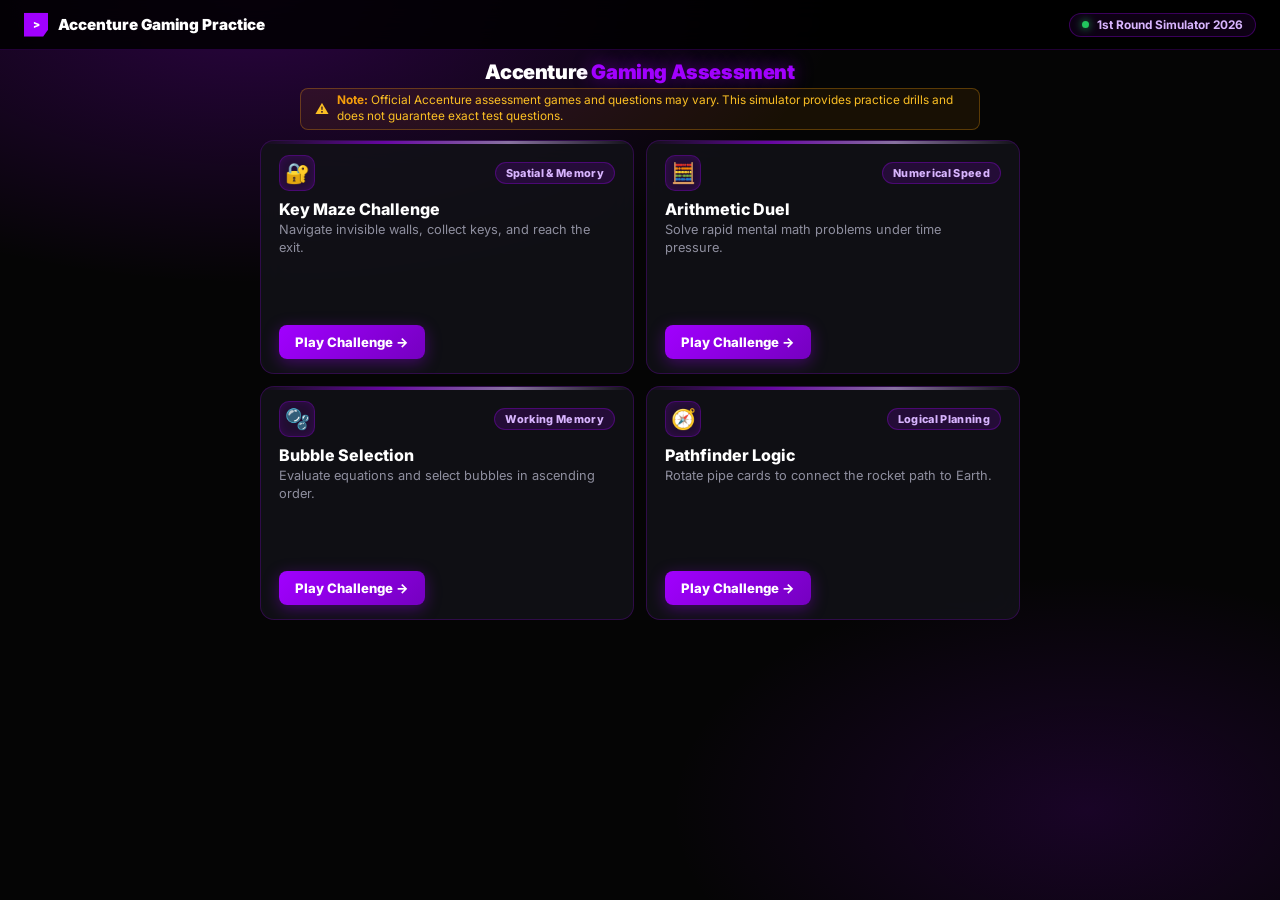
<file: index.html>
<!DOCTYPE html>
<html lang="en">
<head>
  <meta charset="UTF-8">
  <meta name="viewport" content="width=device-width, initial-scale=1.0">

  <!-- Primary Meta Tags -->
  <title>Accenture Gaming Round Practice Test 2026 — Simulator</title>
  <meta name="title" content="Accenture Gaming Round Practice Test 2026 — Simulator">
  <meta name="description" content="Free online practice simulator for Accenture 1st Round Gaming Assessment. Practice Key Maze Challenge, Arithmetic Duel, Bubble Selection, and Pathfinder Logic.">
  <meta name="keywords" content="accenture gaming round, accenture 1st round gaming test, accenture cognitive assessment, accenture key maze challenge, accenture arithmetic duel, accenture bubble selection, accenture pathfinder logic">
  <meta name="robots" content="index, follow">
  <link rel="canonical" href="https://accenture-gaming-practice.local/index.html">

  <!-- Open Graph -->
  <meta property="og:type" content="website">
  <meta property="og:site_name" content="Accenture Gaming Practice">
  <meta property="og:title" content="Accenture Gaming Round Practice Test">
  <meta property="og:description" content="Interactive simulator for Accenture 1st Round Cognitive Assessment. Free practice games for Key Maze, Arithmetic Duel, Bubble Selection, and Pathfinder Logic.">
  <meta property="og:url" content="https://accenture-gaming-practice.local/index.html">

  <link rel="preconnect" href="https://fonts.googleapis.com">
  <link rel="preconnect" href="https://fonts.gstatic.com" crossorigin>
  <link href="https://fonts.googleapis.com/css2?family=Inter:wght@400;500;600;700;800;900&display=swap" rel="stylesheet">
  <link rel="stylesheet" href="styles.css">

  <script type="application/ld+json">
  {
    "@context": "https://schema.org",
    "@type": "WebSite",
    "name": "Accenture Gaming Practice",
    "url": "https://accenture-gaming-practice.local/",
    "description": "Free practice simulator for Accenture 1st Round Assessment."
  }
  </script>
</head>
<body class="home-page">
  <header class="site-header">
    <div class="brand">
      <div class="brand-mark">&gt;</div>
      <span>Accenture Gaming Practice</span>
    </div>
    <div class="header-status">
      <span class="pulse-dot"></span>
      <span>1st Round Simulator 2026</span>
    </div>
  </header>

  <main class="lobby-main">
    <div class="lobby-head">
      <h1 class="lobby-title">Accenture <span class="accent">Gaming Assessment</span></h1>
      
      <!-- Caution / Note Disclaimer Callout -->
      <div class="disclaimer-callout">
        <span class="disc-icon">⚠️</span>
        <span><strong>Note:</strong> Official Accenture assessment games and questions may vary. This simulator provides practice drills and does not guarantee exact test questions.</span>
      </div>
    </div>

    <section class="game-grid-lobby" aria-label="Practice Games">
      <!-- 1. KEY MAZE -->
      <article class="home-card" id="card-maze">
        <div class="card-header-row">
          <div class="card-icon-box">🔐</div>
          <span class="card-skill-tag">Spatial &amp; Memory</span>
        </div>
        <h2>Key Maze Challenge</h2>
        <p>Navigate invisible walls, collect keys, and reach the exit.</p>
        <a class="play-button" href="key-maze.html" id="play-maze">Play Challenge &rarr;</a>
      </article>

      <!-- 2. ARITHMETIC DUEL -->
      <article class="home-card" id="card-arithmetic">
        <div class="card-header-row">
          <div class="card-icon-box">🧮</div>
          <span class="card-skill-tag">Numerical Speed</span>
        </div>
        <h2>Arithmetic Duel</h2>
        <p>Solve rapid mental math problems under time pressure.</p>
        <a class="play-button" href="arithmetic-duel.html" id="play-arith">Play Challenge &rarr;</a>
      </article>

      <!-- 3. BUBBLE SELECTION -->
      <article class="home-card" id="card-bubble">
        <div class="card-header-row">
          <div class="card-icon-box">🫧</div>
          <span class="card-skill-tag">Working Memory</span>
        </div>
        <h2>Bubble Selection</h2>
        <p>Evaluate equations and select bubbles in ascending order.</p>
        <a class="play-button" href="bubble-selection.html" id="play-bubble">Play Challenge &rarr;</a>
      </article>

      <!-- 4. PATHFINDER LOGIC -->
      <article class="home-card" id="card-pathfinder">
        <div class="card-header-row">
          <div class="card-icon-box">🧭</div>
          <span class="card-skill-tag">Logical Planning</span>
        </div>
        <h2>Pathfinder Logic</h2>
        <p>Rotate pipe cards to connect the rocket path to Earth.</p>
        <a class="play-button" href="pathfinder.html" id="play-pathfinder">Play Challenge &rarr;</a>
      </article>
    </section>
  </main>
</body>
</html>
</file>
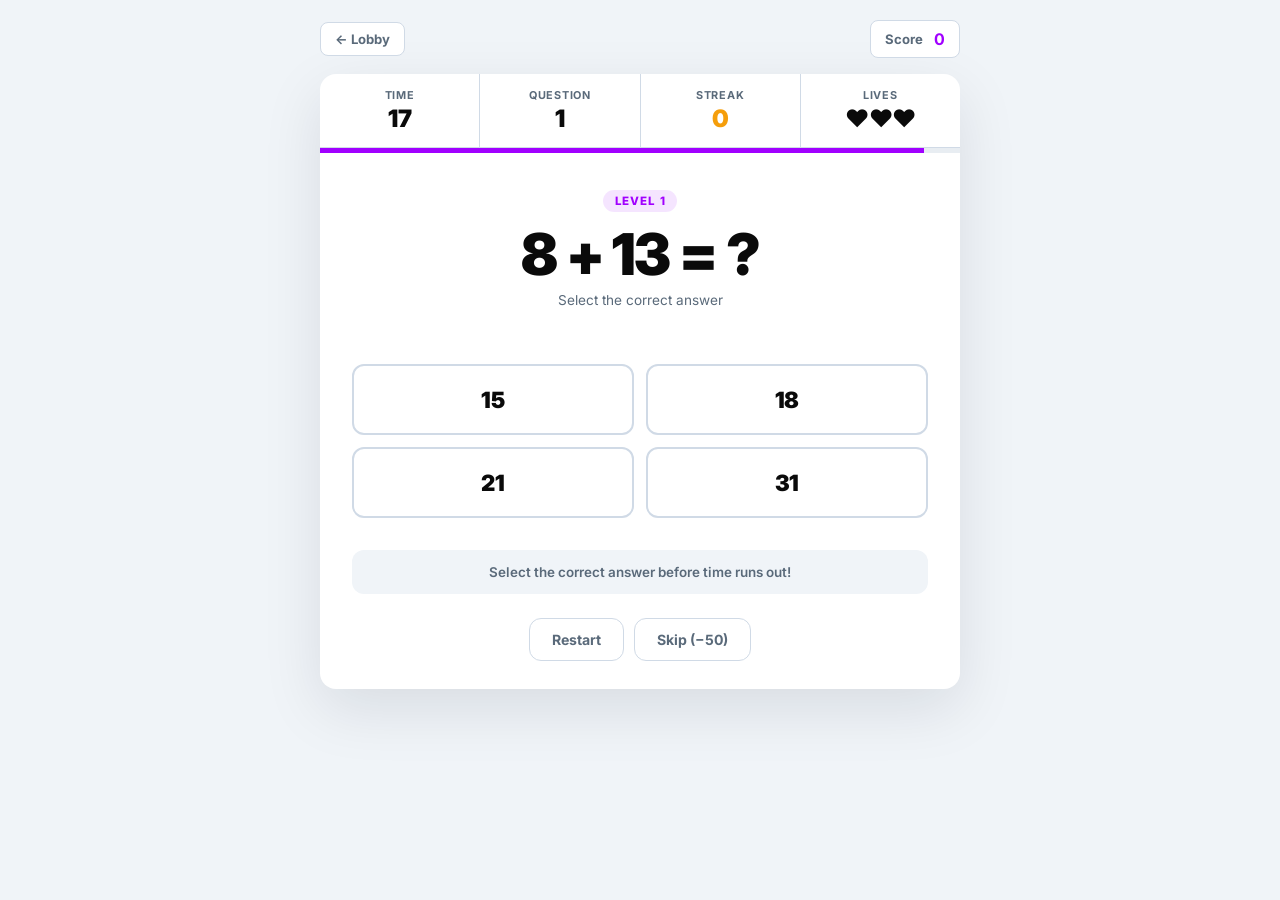
<file: arithmetic-duel.html>
<!DOCTYPE html>
<html lang="en">
<head>
  <meta charset="UTF-8">
  <meta name="viewport" content="width=device-width, initial-scale=1.0">

  <!-- Primary Meta Tags -->
  <title>Accenture Arithmetic Duel Practice — 1st Round Cognitive Assessment</title>
  <meta name="title" content="Accenture Arithmetic Duel Practice — 1st Round Cognitive Assessment">
  <meta name="description" content="Practice Accenture Arithmetic Duel online. Fast-paced multiple choice math drills replicating the 1st round cognitive assessment under timed conditions.">
  <meta name="keywords" content="accenture arithmetic duel, accenture speed math, accenture 1st round gaming test, accenture cognitive assessment arithmetic, accenture placement test prep">
  <meta name="robots" content="index, follow">
  <link rel="canonical" href="https://accenture-gaming-practice.local/arithmetic-duel.html">

  <!-- Open Graph -->
  <meta property="og:type" content="website">
  <meta property="og:site_name" content="Accenture Gaming Practice">
  <meta property="og:title" content="Accenture Arithmetic Duel Practice Test">
  <meta property="og:description" content="Free online practice simulator for Accenture Arithmetic Duel. Train numerical speed and calculation accuracy under time pressure.">
  <meta property="og:url" content="https://accenture-gaming-practice.local/arithmetic-duel.html">

  <link href="https://fonts.googleapis.com/css2?family=Inter:wght@400;500;600;700;800;900&display=swap" rel="stylesheet">
  <link rel="stylesheet" href="styles.css">
</head>
<body class="game-page">
  <div class="game-shell">

    <!-- top bar -->
    <div class="game-topbar">
      <a class="back-btn" href="index.html" id="back-home">&larr; Lobby</a>
      <div class="score-chip">Score&nbsp;<strong id="total-score">0</strong></div>
    </div>

    <!-- game card -->
    <div class="arith-card" id="arith-card">

      <!-- status row -->
      <div class="arith-status">
        <div class="arith-stat">
          <span class="arith-stat-label">Time</span>
          <span class="arith-stat-value danger" id="time-display">15</span>
        </div>
        <div class="arith-stat">
          <span class="arith-stat-label">Question</span>
          <span class="arith-stat-value" id="q-num">1</span>
        </div>
        <div class="arith-stat">
          <span class="arith-stat-label">Streak</span>
          <span class="arith-stat-value warning" id="streak-display">0</span>
        </div>
        <div class="arith-stat">
          <span class="arith-stat-label">Lives</span>
          <span class="arith-stat-value" id="lives-display">❤️❤️❤️</span>
        </div>
      </div>

      <!-- timer bar -->
      <div class="arith-timer-bar-wrap">
        <div class="arith-timer-bar" id="timer-bar" style="width:100%"></div>
      </div>

      <!-- PLAY STATE -->
      <div id="play-state">
        <!-- question -->
        <div class="arith-question-area">
          <span class="arith-level-tag" id="level-tag">Level 1</span>
          <h1 class="arith-question" id="question-text" style="font-size:clamp(2.2rem, 7vw, 3.6rem);">8 + 7</h1>
          <div class="arith-instruction">Select the correct answer</div>
        </div>

        <!-- options -->
        <div class="arith-options" id="options-grid">
          <button class="arith-option" id="opt-0" type="button"></button>
          <button class="arith-option" id="opt-1" type="button"></button>
          <button class="arith-option" id="opt-2" type="button"></button>
          <button class="arith-option" id="opt-3" type="button"></button>
        </div>

        <!-- feedback -->
        <div class="arith-feedback" id="feedback">Pick the correct answer before time runs out!</div>

        <!-- controls -->
        <div class="arith-controls">
          <button class="btn-ghost" id="btn-restart" type="button">Restart</button>
          <button class="btn-ghost" id="btn-skip" type="button">Skip (−50)</button>
        </div>
      </div>

      <!-- RESULT STATE (hidden initially) -->
      <div id="result-state" style="display:none">
        <div class="arith-result">
          <h2 id="result-heading">Round Complete!</h2>
          <div class="result-score" id="result-score-val">0</div>
          <div class="result-sub" id="result-sub">Here's how you did</div>
          <div class="result-stats">
            <div class="result-stat">
              <span class="rs-val" id="rs-correct">0</span>
              <span class="rs-lbl">Correct</span>
            </div>
            <div class="result-stat">
              <span class="rs-val" id="rs-wrong">0</span>
              <span class="rs-lbl">Wrong</span>
            </div>
            <div class="result-stat">
              <span class="rs-val" id="rs-streak">0</span>
              <span class="rs-lbl">Best Streak</span>
            </div>
            <div class="result-stat">
              <span class="rs-val" id="rs-accuracy">0%</span>
              <span class="rs-lbl">Accuracy</span>
            </div>
          </div>
          <div style="display:flex;gap:12px;justify-content:center">
            <button class="btn-primary" id="btn-play-again" type="button">Play Again</button>
            <a class="btn-ghost" href="index.html" id="btn-lobby">Back to Lobby</a>
          </div>
        </div>
      </div>

    </div><!-- /arith-card -->
  </div><!-- /game-shell -->

  <script>
/* ============================================================
   ARITHMETIC DUEL — Game Engine
   ============================================================ */
const TOTAL_QUESTIONS = 10;
const LEVEL_THRESHOLDS = [0, 1, 3, 6, 8, 10];

const state = {
  score: 0,
  qIndex: 0,
  streak: 0,
  bestStreak: 0,
  lives: 3,
  correct: 0,
  wrong: 0,
  timeLeft: 15,
  maxTime: 15,
  timer: null,
  locked: false,
  answer: null,
  done: false,
};

const $ = id => document.getElementById(id);
const timeDisplay  = $('time-display');
const qNum         = $('q-num');
const streakDisplay= $('streak-display');
const livesDisplay = $('lives-display');
const timerBar     = $('timer-bar');
const levelTag     = $('level-tag');
const questionText = $('question-text');
const optBtns      = [0,1,2,3].map(i => $('opt-' + i));
const feedback     = $('feedback');
const totalScore   = $('total-score');
const playState    = $('play-state');
const resultState  = $('result-state');

function ri(min, max) { return Math.floor(Math.random() * (max - min + 1)) + min; }
function shuffle(arr) { return [...arr].sort(() => Math.random() - 0.5); }

function getLevel(qIdx) {
  if (qIdx >= 8) return 5;
  if (qIdx >= 6) return 4;
  if (qIdx >= 5) return 3;
  if (qIdx >= 3) return 2;
  return 1;
}

function generateQuestion(level) {
  const ops = {
    1: () => { const a=ri(2,15), b=ri(2,15); return { expr:`${a} + ${b}`, ans:a+b }; },
    2: () => { const a=ri(10,50), b=ri(2,20); return { expr:`${a+b} − ${b}`, ans:a }; },
    3: () => {
      const type = ri(1,3);
      if (type===1) { const a=ri(2,12),b=ri(2,9); return { expr:`${a} × ${b}`, ans:a*b }; }
      if (type===2) { const b=ri(2,9),a=ri(2,10); return { expr:`${a*b} ÷ ${b}`, ans:a }; }
      const a=ri(15,60),b=ri(5,25); return { expr:`${a} + ${b}`, ans:a+b };
    },
    4: () => {
      const type = ri(1,2);
      if (type===1) { const a=ri(5,15),b=ri(5,12),c=ri(2,9); return { expr:`${a} × ${b} − ${c}`, ans:a*b-c }; }
      const a=ri(10,30),b=ri(5,20),c=ri(2,8); return { expr:`(${a} + ${b}) × ${c}`, ans:(a+b)*c };
    },
    5: () => {
      const type = ri(1,3);
      if (type===1) { const a=ri(10,20),b=ri(8,15); return { expr:`${a}² − ${b}²`, ans:a*a-b*b }; }
      if (type===2) { const a=ri(5,15),b=ri(3,12),c=ri(2,6); return { expr:`${a} × ${b} + ${c} × ${c}`, ans:a*b+c*c }; }
      const a=ri(100,200),b=ri(4,10); return { expr:`${a*b} ÷ ${b}`, ans:a };
    },
  };
  const gen = ops[level] || ops[1];
  return gen();
}

function makeOptions(answer, level) {
  const opts = new Set([answer]);
  const range = level <= 2 ? 10 : level <= 3 ? 20 : 50;
  while (opts.size < 4) {
    let v = answer + ri(-range, range);
    if (v !== answer && v > 0) opts.add(v);
  }
  return shuffle([...opts]);
}

function updateLives() {
  livesDisplay.textContent = '❤️'.repeat(Math.max(0, state.lives)) + '🖤'.repeat(Math.max(0, 3 - state.lives));
}

function updateScore() {
  totalScore.textContent = state.score;
}

function setFeedback(msg, cls = '') {
  feedback.textContent = msg;
  feedback.className = 'arith-feedback' + (cls ? ' ' + cls : '');
}

function updateTimerBar() {
  const pct = (state.timeLeft / state.maxTime) * 100;
  timerBar.style.width = pct + '%';
  timerBar.classList.toggle('urgent', state.timeLeft <= 5);
  timeDisplay.classList.toggle('danger', state.timeLeft <= 5);
}

function clearTimer() { clearInterval(state.timer); state.timer = null; }

function startTimer() {
  clearTimer();
  updateTimerBar();
  state.timer = setInterval(() => {
    state.timeLeft--;
    timeDisplay.textContent = state.timeLeft;
    updateTimerBar();
    if (state.timeLeft <= 0) {
      clearTimer();
      onTimeUp();
    }
  }, 1000);
}

function onTimeUp() {
  if (state.locked) return;
  state.locked = true;
  state.streak = 0;
  streakDisplay.textContent = 0;
  state.wrong++;
  state.score = Math.max(0, state.score - 100);
  updateScore();
  state.lives--;
  updateLives();
  setFeedback('⏰ Time\'s up! The answer was ' + state.answer, 'wrong-fb');
  optBtns.forEach(b => {
    if (Number(b.textContent) === state.answer) b.classList.add('correct');
    b.disabled = true;
  });
  if (state.lives <= 0) {
    setTimeout(showResult, 1200);
  } else {
    setTimeout(nextQuestion, 1400);
  }
}

function loadQuestion() {
  state.locked = false;
  const level = getLevel(state.qIndex);
  state.maxTime = Math.max(6, 18 - (level - 1) * 2);
  state.timeLeft = state.maxTime;

  levelTag.textContent = 'Level ' + level;
  qNum.textContent = state.qIndex + 1;
  streakDisplay.textContent = state.streak;

  const { expr, ans } = generateQuestion(level);
  state.answer = ans;
  questionText.textContent = expr + ' = ?';

  const opts = makeOptions(ans, level);
  optBtns.forEach((btn, i) => {
    btn.textContent = opts[i];
    btn.className = 'arith-option';
    btn.disabled = false;
  });

  setFeedback('Select the correct answer before time runs out!');
  updateTimerBar();
  timeDisplay.textContent = state.timeLeft;
  startTimer();
}

function nextQuestion() {
  state.qIndex++;
  if (state.qIndex >= TOTAL_QUESTIONS || state.lives <= 0) {
    showResult();
  } else {
    loadQuestion();
  }
}

function handleAnswer(btn) {
  if (state.locked) return;
  clearTimer();
  state.locked = true;

  const chosen = Number(btn.textContent);
  const isCorrect = chosen === state.answer;

  optBtns.forEach(b => b.disabled = true);

  if (isCorrect) {
    btn.classList.add('correct');
    state.correct++;
    state.streak++;
    state.bestStreak = Math.max(state.bestStreak, state.streak);
    streakDisplay.textContent = state.streak;

    const timeBonus = Math.round(state.timeLeft * 8);
    const streakBonus = state.streak >= 3 ? state.streak * 15 : 0;
    const pts = 100 + timeBonus + streakBonus;
    state.score += pts;
    updateScore();

    let msg = `✅ Correct! +${pts} pts`;
    if (streakBonus > 0) msg += ` (🔥 Streak ×${state.streak})`;
    setFeedback(msg, 'correct-fb');
  } else {
    btn.classList.add('wrong');
    optBtns.forEach(b => { if (Number(b.textContent) === state.answer) b.classList.add('correct'); });
    state.streak = 0;
    streakDisplay.textContent = 0;
    state.wrong++;
    state.lives--;
    updateLives();
    state.score = Math.max(0, state.score - 50);
    updateScore();
    setFeedback('❌ Wrong! The answer was ' + state.answer, 'wrong-fb');
  }

  if (state.lives <= 0) {
    setTimeout(showResult, 1200);
    return;
  }

  const delay = isCorrect ? 900 : 1400;
  setTimeout(nextQuestion, delay);
}

function showResult() {
  clearTimer();
  state.done = true;
  playState.style.display = 'none';
  resultState.style.display = 'block';

  const total = state.correct + state.wrong;
  const accuracy = total > 0 ? Math.round((state.correct / total) * 100) : 0;

  $('result-score-val').textContent = state.score;
  $('rs-correct').textContent = state.correct;
  $('rs-wrong').textContent = state.wrong;
  $('rs-streak').textContent = state.bestStreak;
  $('rs-accuracy').textContent = accuracy + '%';
  $('result-heading').textContent = state.score >= 800 ? '🎉 Excellent!' : state.score >= 500 ? '👍 Good Job!' : '💪 Keep Practising!';
  $('result-sub').textContent = `${state.correct} correct answers out of ${total} questions`;
  totalScore.textContent = state.score;
}

function restartGame() {
  Object.assign(state, {
    score: 0, qIndex: 0, streak: 0, bestStreak: 0,
    lives: 3, correct: 0, wrong: 0, locked: false, done: false,
  });
  updateScore();
  updateLives();
  playState.style.display = 'block';
  resultState.style.display = 'none';
  loadQuestion();
}

optBtns.forEach(btn => btn.addEventListener('click', () => handleAnswer(btn)));
$('btn-restart').addEventListener('click', restartGame);

$('btn-skip').addEventListener('click', () => {
  if (state.locked || state.done) return;
  clearTimer();
  state.score = Math.max(0, state.score - 50);
  updateScore();
  state.streak = 0;
  streakDisplay.textContent = 0;
  setFeedback('Skipped. The answer was ' + state.answer);
  optBtns.forEach(b => { if (Number(b.textContent) === state.answer) b.classList.add('correct'); b.disabled = true; });
  state.locked = true;
  setTimeout(nextQuestion, 1200);
});

$('btn-play-again').addEventListener('click', restartGame);

document.addEventListener('keydown', e => {
  const keyMap = { '1': 0, '2': 1, '3': 2, '4': 3 };
  if (keyMap[e.key] !== undefined && !state.locked && !state.done) {
    handleAnswer(optBtns[keyMap[e.key]]);
  }
});

updateLives();
loadQuestion();
  </script>
</body>
</html>
</file>
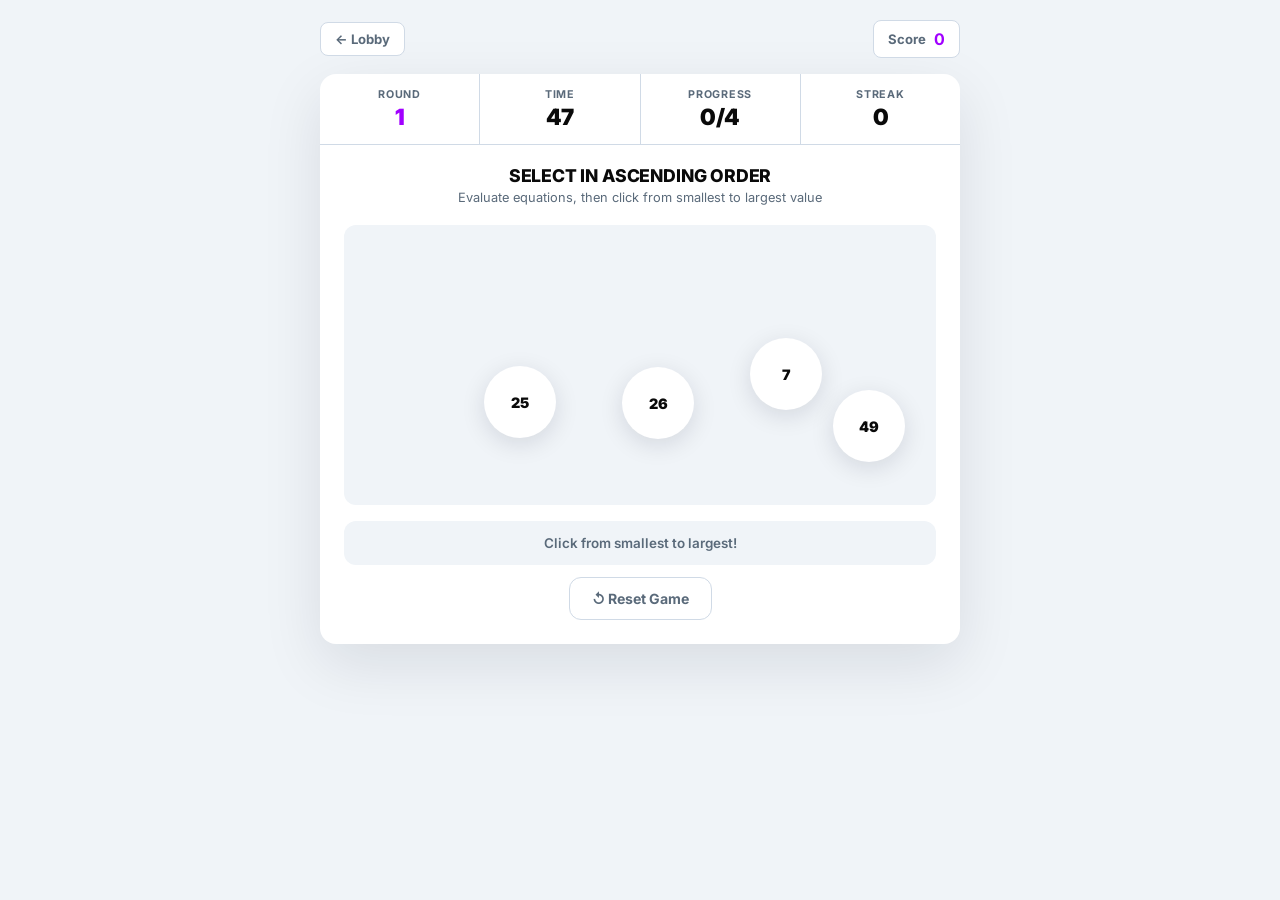
<file: bubble-selection.html>
<!DOCTYPE html>
<html lang="en">
<head>
  <meta charset="UTF-8">
  <meta name="viewport" content="width=device-width, initial-scale=1.0">

  <!-- Primary Meta Tags -->
  <title>Accenture Bubble Selection Practice — 1st Round Cognitive Test</title>
  <meta name="title" content="Accenture Bubble Selection Practice — 1st Round Cognitive Test">
  <meta name="description" content="Practice the Accenture Bubble Selection cognitive assessment online. Evaluate mixed arithmetic equations (5-0, 10+2) and select bubbles in ascending order under time limits.">
  <meta name="keywords" content="accenture bubble selection, accenture 1st round gaming test, accenture cognitive assessment bubble, accenture working memory test, accenture placement games">
  <meta name="robots" content="index, follow">
  <link rel="canonical" href="https://accenture-gaming-practice.local/bubble-selection.html">

  <!-- Open Graph -->
  <meta property="og:type" content="website">
  <meta property="og:site_name" content="Accenture Gaming Practice">
  <meta property="og:title" content="Accenture Bubble Selection Practice Test">
  <meta property="og:description" content="Free online practice simulator for Accenture Bubble Selection. Evaluate equations and order bubbles in ascending sequence.">
  <meta property="og:url" content="https://accenture-gaming-practice.local/bubble-selection.html">

  <link href="https://fonts.googleapis.com/css2?family=Inter:wght@400;500;600;700;800;900&display=swap" rel="stylesheet">
  <link rel="stylesheet" href="styles.css">
</head>
<body class="game-page">
  <div class="game-shell">
    <div class="game-topbar">
      <a class="back-btn" href="index.html">&larr; Lobby</a>
      <div class="score-chip">Score <strong id="score">0</strong></div>
    </div>
    
    <div class="bubble-card">
      <div class="bubble-status">
        <div class="bubble-stat">
          <span class="bubble-stat-label">Round</span>
          <span class="bubble-stat-value purple" id="round">1</span>
        </div>
        <div class="bubble-stat">
          <span class="bubble-stat-label">Time</span>
          <span class="bubble-stat-value" id="time">45</span>
        </div>
        <div class="bubble-stat">
          <span class="bubble-stat-label">Progress</span>
          <span class="bubble-stat-value" id="progress">0/0</span>
        </div>
        <div class="bubble-stat">
          <span class="bubble-stat-label">Streak</span>
          <span class="bubble-stat-value" id="streak">0</span>
        </div>
      </div>
      
      <div class="bubble-instruction-area">
        <h1 class="bubble-instruction" style="font-size:1.1rem;margin-bottom:2px;">SELECT IN ASCENDING ORDER</h1>
        <div class="bubble-hint">Evaluate equations, then click from smallest to largest value</div>
      </div>
      
      <div class="bubble-area" id="bubble-container"></div>
      
      <div id="feedback" class="bubble-feedback">Click the smallest value to start.</div>
      
      <div class="bubble-controls">
        <button class="btn-ghost" id="btn-restart" type="button">↺ Reset Game</button>
      </div>
    </div>
  </div>

<script>
let score = 0;
let round = 1;
let timeLeft = 45;
let timerInterval = null;
let bubblesData = [];
let expectedIndex = 0;
let streak = 0;
let locked = false;

const container = document.getElementById('bubble-container');
const fb = document.getElementById('feedback');

function ri(min, max) { return Math.floor(Math.random()*(max-min+1))+min; }

function generateBubbles(count, difficulty) {
  const bubbles = [];
  const usedVals = new Set();
  
  while (bubbles.length < count) {
    let label, value;
    const useEq = Math.random() < 0.6; 
    
    if (!useEq || difficulty < 2) {
      value = ri(2, difficulty > 2 ? 99 : 50);
      label = String(value);
    } else {
      const type = ri(1, difficulty >= 3 ? 4 : 2);
      const a = ri(2, 15), b = ri(1, 9);
      if (type===1) { label=`${a}+${b}`; value=a+b; }
      else if (type===2) { label=`${a>b?a:a+b}−${b}`; value=a>b?a-b:a; }
      else if (type===3) { const x=ri(2,9),y=ri(2,5); label=`${x}×${y}`; value=x*y; }
      else { const x=ri(2,9),y=ri(2,6); label=`${x*y}÷${y}`; value=x; }
    }
    
    if (value > 0 && !usedVals.has(value)) {
      usedVals.add(value);
      bubbles.push({label, value, selected:false});
    }
  }
  
  return bubbles;
}

function startRound() {
  clearInterval(timerInterval);
  locked = false;
  timeLeft = Math.max(20, 50 - round*2);
  expectedIndex = 0;
  
  const count = Math.min(10, 4 + Math.floor(round/2));
  bubblesData = generateBubbles(count, Math.ceil(round/2));
  
  bubblesData.sort((a,b) => a.value - b.value);
  const correctOrder = [...bubblesData];
  
  const shuffled = [...bubblesData].sort(()=>Math.random()-0.5);
  container.innerHTML = '';
  
  const areaW = container.clientWidth || 600;
  const areaH = container.clientHeight || 280;
  const pad = 50;
  
  shuffled.forEach((b, i) => {
    const el = document.createElement('button');
    el.className = 'bubble' + (['+','−','×','÷'].some(op=>b.label.includes(op)) ? ' eq-bubble' : '');
    el.textContent = b.label;
    
    let left, top, overlap;
    let attempts = 0;
    do {
      overlap = false;
      left = ri(pad, areaW - pad*2);
      top = ri(pad, areaH - pad*2);
      for (const sibling of container.children) {
        const sl = parseFloat(sibling.style.left);
        const st = parseFloat(sibling.style.top);
        if (Math.hypot(left-sl, top-st) < 90) overlap = true;
      }
      attempts++;
    } while (overlap && attempts < 100);
    
    el.style.left = left + 'px';
    el.style.top = top + 'px';
    
    el.addEventListener('click', () => {
      if (locked || b.selected) return;
      if (b === correctOrder[expectedIndex]) {
        b.selected = true;
        el.classList.add('correct');
        el.textContent = b.value;
        expectedIndex++;
        streak++;
        score += 10 + streak*2;
        
        if (expectedIndex >= correctOrder.length) {
          locked = true;
          score += 150 + timeLeft*6;
          setFeedback('🎉 Perfect! Moving to next round...', 'good');
          updateDisplays();
          setTimeout(() => { round++; startRound(); }, 1500);
        } else {
          setFeedback(`Correct! ${correctOrder.length - expectedIndex} remaining.`, 'good');
        }
      } else {
        streak = 0;
        score = Math.max(0, score - 25);
        el.classList.add('wrong');
        setTimeout(() => el.classList.remove('wrong'), 300);
        setFeedback('❌ Wrong! Must be in ascending order.', 'bad');
      }
      updateDisplays();
    });
    
    container.appendChild(el);
  });
  
  setFeedback('Click from smallest to largest!', '');
  updateDisplays();
  
  timerInterval = setInterval(() => {
    if (locked) return;
    timeLeft--;
    updateDisplays();
    if (timeLeft <= 0) {
      clearInterval(timerInterval);
      locked = true;
      streak = 0;
      setFeedback('⏰ Time out! Round restarting...', 'bad');
      setTimeout(() => startRound(), 2000);
    }
  }, 1000);
}

function setFeedback(msg, type) {
  fb.textContent = msg;
  fb.className = 'bubble-feedback ' + type;
}

function updateDisplays() {
  document.getElementById('score').textContent = score;
  document.getElementById('round').textContent = round;
  document.getElementById('time').textContent = timeLeft;
  document.getElementById('progress').textContent = `${expectedIndex}/${bubblesData.length}`;
  document.getElementById('streak').textContent = streak;
}

document.getElementById('btn-restart').addEventListener('click', () => {
  if (confirm("Reset completely?")) {
    score = 0;
    round = 1;
    streak = 0;
    startRound();
  }
});

setTimeout(startRound, 100);
</script>
</body>
</html>
</file>
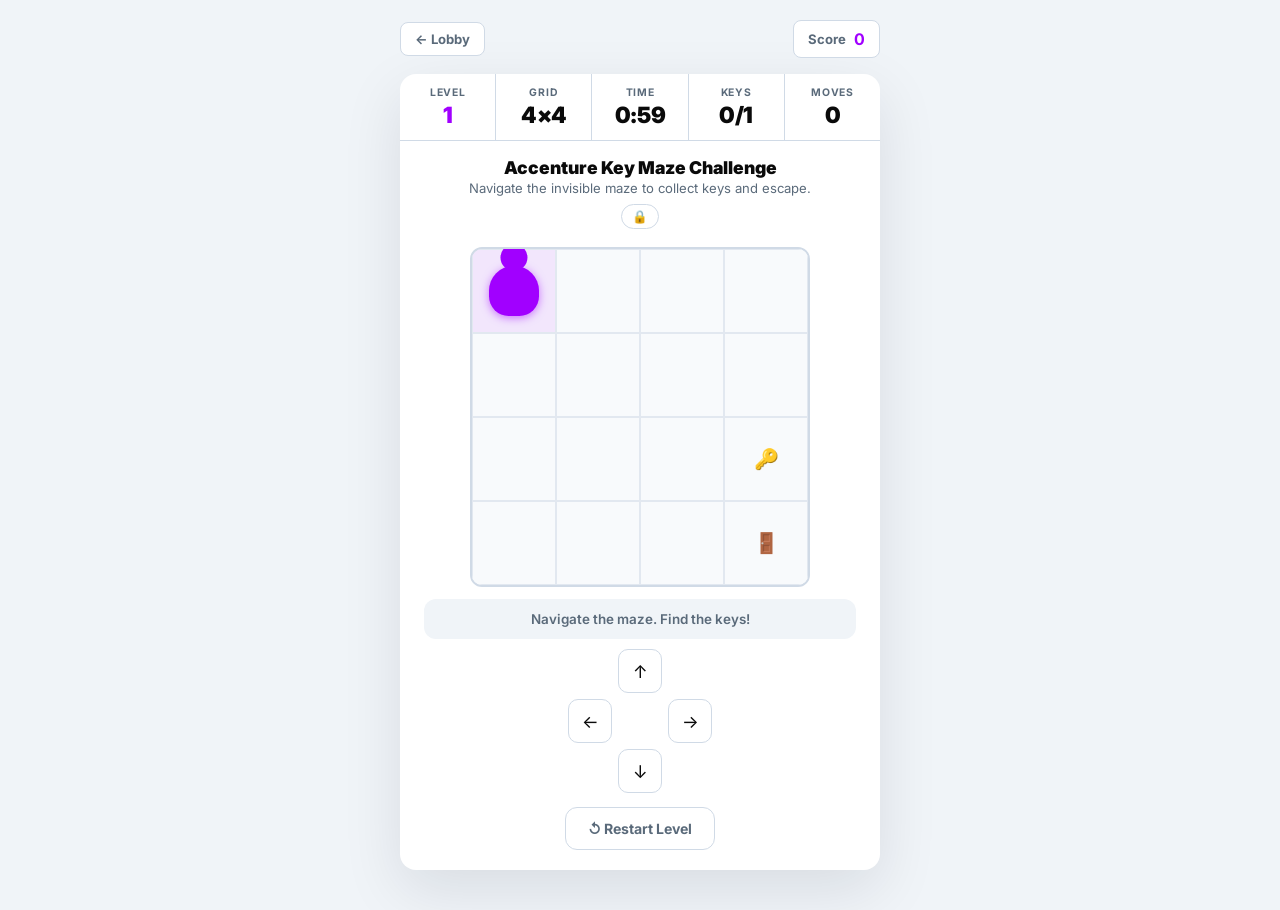
<file: key-maze.html>
<!DOCTYPE html>
<html lang="en">
<head>
  <meta charset="UTF-8">
  <meta name="viewport" content="width=device-width, initial-scale=1.0">

  <!-- Primary Meta Tags -->
  <title>Accenture Key Maze Challenge Practice — 1st Round Cognitive Test</title>
  <meta name="title" content="Accenture Key Maze Challenge Practice — 1st Round Cognitive Test">
  <meta name="description" content="Practice the Accenture Key Maze Challenge online. Replicate the 1st round cognitive assessment game with hidden walls, key collection, and timed exit navigation.">
  <meta name="keywords" content="accenture key maze challenge, accenture hidden maze, accenture 1st round gaming test, accenture cognitive assessment maze, accenture spatial reasoning game">
  <meta name="robots" content="index, follow">
  <link rel="canonical" href="https://accenture-gaming-practice.local/key-maze.html">

  <!-- Open Graph -->
  <meta property="og:type" content="website">
  <meta property="og:site_name" content="Accenture Gaming Practice">
  <meta property="og:title" content="Accenture Key Maze Challenge Practice Test">
  <meta property="og:description" content="Interactive practice simulator for the Accenture Key Maze Challenge round. Train your spatial memory and hidden wall navigation.">
  <meta property="og:url" content="https://accenture-gaming-practice.local/key-maze.html">

  <link href="https://fonts.googleapis.com/css2?family=Inter:wght@400;500;600;700;800;900&display=swap" rel="stylesheet">
  <link rel="stylesheet" href="styles.css">
</head>
<body class="game-page">
  <div class="game-shell" style="max-width:520px">
    <div class="game-topbar">
      <a class="back-btn" href="index.html">&larr; Lobby</a>
      <div class="score-chip">Score <strong id="score-disp">0</strong></div>
    </div>
    
    <div class="maze-card">
      <div class="maze-status">
        <div class="maze-stat">
          <span class="maze-stat-label">Level</span>
          <span class="maze-stat-value purple" id="level-disp">1</span>
        </div>
        <div class="maze-stat">
          <span class="maze-stat-label">Grid</span>
          <span class="maze-stat-value" id="dim-disp">4×4</span>
        </div>
        <div class="maze-stat">
          <span class="maze-stat-label">Time</span>
          <span class="maze-stat-value" id="time-disp">0:00</span>
        </div>
        <div class="maze-stat">
          <span class="maze-stat-label">Keys</span>
          <span class="maze-stat-value" id="keys-disp">0/1</span>
        </div>
        <div class="maze-stat">
          <span class="maze-stat-label">Moves</span>
          <span class="maze-stat-value" id="moves-disp">0</span>
        </div>
      </div>
      
      <div class="maze-header">
        <h1 class="maze-title" style="font-size:1.1rem;margin-bottom:2px;">Accenture Key Maze Challenge</h1>
        <p class="maze-subtitle">Navigate the invisible maze to collect keys and escape.</p>
      </div>
      
      <div class="key-indicator" id="key-indicator"></div>
      
      <div class="maze-board-wrap">
        <div class="maze-grid" id="maze-board"></div>
      </div>
      
      <div id="feedback" class="maze-feedback">Use WASD or arrows to move.</div>
      
      <div class="maze-dpad">
        <button class="dpad-btn" data-dir="N" type="button" aria-label="Move Up">&uarr;</button>
        <button class="dpad-btn" data-dir="W" type="button" aria-label="Move Left">&larr;</button>
        <button class="dpad-btn" data-dir="E" type="button" aria-label="Move Right">&rarr;</button>
        <button class="dpad-btn" data-dir="S" type="button" aria-label="Move Down">&darr;</button>
      </div>
      
      <div class="maze-controls">
        <button class="btn-ghost" id="btn-restart" type="button">↺ Restart Level</button>
      </div>
    </div>
  </div>

<script>
// Random grid configurations per level
const LEVEL_CONFIGS = [
  {rows:4, cols:4, time:60, keys:1},
  {rows:5, cols:4, time:75, keys:1},
  {rows:5, cols:5, time:90, keys:1},
  {rows:6, cols:5, time:105, keys:2},
  {rows:6, cols:6, time:120, keys:2},
  {rows:7, cols:6, time:135, keys:2},
  {rows:7, cols:7, time:150, keys:3},
  {rows:8, cols:8, time:180, keys:3}
];

let currentLevel = 0;
let score = 0;
let ROWS, COLS, TIME_LIMIT, NUM_KEYS;
let passages = [];
let player = {r:0, c:0};
let exit = {r:0, c:0};
let keys = [];
let moves = 0;
let timeLeft = 0;
let timerInterval = null;
let locked = false;
let levelDone = false;

const board = document.getElementById('maze-board');
const fb = document.getElementById('feedback');

function shuffle(a) { return a.sort(()=>Math.random()-0.5); }

function generateMaze(rows, cols) {
  const passages = Array.from({length:rows}, () => Array.from({length:cols}, () => new Set()));
  const visited = Array.from({length:rows}, () => Array(cols).fill(false));
  const DIRS = {N:[-1,0], S:[1,0], E:[0,1], W:[0,-1]};
  const OPP = {N:'S',S:'N',E:'W',W:'E'};
  function carve(r,c){
    visited[r][c]=true;
    for(const dir of shuffle(['N','S','E','W'])){
      const [dr,dc]=DIRS[dir];
      const nr=r+dr,nc=c+dc;
      if(nr>=0&&nc>=0&&nr<rows&&nc<cols&&!visited[nr][nc]){
        passages[r][c].add(dir);
        passages[nr][nc].add(OPP[dir]);
        carve(nr,nc);
      }
    }
  }
  carve(0,0);
  return passages;
}

function startLevel(lvl) {
  clearInterval(timerInterval);
  if (lvl >= LEVEL_CONFIGS.length) {
    const randCfg = LEVEL_CONFIGS[Math.floor(Math.random() * LEVEL_CONFIGS.length)];
    ROWS = randCfg.rows;
    COLS = randCfg.cols;
    TIME_LIMIT = randCfg.time;
    NUM_KEYS = randCfg.keys;
  } else {
    currentLevel = lvl;
    const cfg = LEVEL_CONFIGS[currentLevel];
    ROWS = cfg.rows;
    COLS = cfg.cols;
    TIME_LIMIT = cfg.time;
    NUM_KEYS = cfg.keys;
  }
  
  passages = generateMaze(ROWS, COLS);
  player = {r:0, c:0};
  exit = {r:ROWS-1, c:COLS-1};
  
  keys = [];
  const validCells = [];
  for(let r=0;r<ROWS;r++){
    for(let c=0;c<COLS;c++){
      if((r===0&&c===0) || (r===ROWS-1&&c===COLS-1)) continue;
      validCells.push({r,c});
    }
  }
  shuffle(validCells);
  for(let i=0; i<NUM_KEYS; i++) {
    keys.push({...validCells[i], collected:false});
  }
  
  moves = 0;
  timeLeft = TIME_LIMIT;
  locked = false;
  levelDone = false;
  
  updateDisplays();
  renderBoard();
  setFeedback('Navigate the maze. Find the keys!', '');
  
  timerInterval = setInterval(() => {
    if (locked) return;
    timeLeft--;
    updateDisplays();
    if (timeLeft <= 0) {
      clearInterval(timerInterval);
      locked = true;
      setFeedback('⏰ Time out!', 'bad');
    }
  }, 1000);
}

function setFeedback(msg, type) {
  fb.textContent = msg;
  fb.className = 'maze-feedback ' + type;
}

function updateDisplays() {
  document.getElementById('level-disp').textContent = currentLevel + 1;
  document.getElementById('dim-disp').textContent = `${COLS}×${ROWS}`;
  const mins = Math.floor(timeLeft/60);
  const secs = (timeLeft%60).toString().padStart(2,'0');
  document.getElementById('time-disp').textContent = `${mins}:${secs}`;
  const coll = keys.filter(k=>k.collected).length;
  document.getElementById('keys-disp').textContent = `${coll}/${NUM_KEYS}`;
  document.getElementById('moves-disp').textContent = moves;
  document.getElementById('score-disp').textContent = score;
  
  const kind = document.getElementById('key-indicator');
  kind.innerHTML = '';
  for(let i=0; i<NUM_KEYS; i++) {
    const k = document.createElement('div');
    k.className = 'key-slot' + (i<coll ? ' collected' : '');
    k.innerHTML = i<coll ? '🔑' : '🔒';
    kind.appendChild(k);
  }
}

function tryMove(dir) {
  if (locked) return;
  const DIRS = {N:[-1,0],S:[1,0],E:[0,1],W:[0,-1]};
  const [dr,dc] = DIRS[dir];
  const nr = player.r+dr, nc = player.c+dc;
  if (nr<0||nc<0||nr>=ROWS||nc>=COLS) return;
  
  if (!passages[player.r][player.c].has(dir)) {
    score = Math.max(0, score-5);
    const playerCell = document.querySelector('.hmaze-cell.player-here');
    if(playerCell) {
      playerCell.classList.add('shake');
      setTimeout(() => playerCell.classList.remove('shake'), 300);
    }
    setFeedback('🚧 Blocked!', 'bad');
    updateDisplays();
    return;
  }
  
  player = {r:nr, c:nc};
  moves++;
  
  const keyIdx = keys.findIndex(k => k.r===nr && k.c===nc && !k.collected);
  if (keyIdx >= 0) {
    keys[keyIdx].collected = true;
    score += 50;
    setFeedback('🔑 Key collected!', 'good');
  }
  
  if (nr===exit.r && nc===exit.c && keys.every(k=>k.collected)) {
    levelDone = true;
    renderBoard();
    onLevelComplete();
    return;
  } else if (nr===exit.r && nc===exit.c) {
    setFeedback('Collect all keys first!', 'bad');
  } else {
    if(keyIdx < 0) setFeedback('', '');
  }
  
  updateDisplays();
  renderBoard();
}

function onLevelComplete() {
  locked = true;
  clearInterval(timerInterval);
  const bonus = timeLeft * 3;
  score += 200 + bonus;
  setFeedback('🎉 Escaped! Loading next maze...', 'good');
  updateDisplays();
  setTimeout(() => {
    startLevel(currentLevel + 1);
  }, 1500);
}

function renderBoard() {
  board.innerHTML = '';
  board.style.gridTemplateColumns = `repeat(${COLS}, 1fr)`;
  board.style.gridTemplateRows = `repeat(${ROWS}, 1fr)`;
  
  for (let r=0; r<ROWS; r++) {
    for (let c=0; c<COLS; c++) {
      const cell = document.createElement('div');
      cell.className = 'hmaze-cell';
      
      if (player.r===r && player.c===c) {
        cell.classList.add('player-here');
        cell.innerHTML = '<div class="maze-player"></div>';
      }
      
      const k = keys.find(k=>k.r===r&&k.c===c&&!k.collected);
      if (k) cell.innerHTML = '<span>🔑</span>';
      
      if (exit.r===r && exit.c===c && !levelDone) {
        const allKeys = keys.every(k=>k.collected);
        cell.innerHTML = `<span>${allKeys?'🚪✨':'🚪'}</span>`;
        if (allKeys) cell.style.background='rgba(34,197,94,0.12)';
      }
      
      cell.addEventListener('click', () => {
        const dr=r-player.r, dc=c-player.c;
        if(Math.abs(dr)+Math.abs(dc)===1){
          if(dr===-1)tryMove('N');
          else if(dr===1)tryMove('S');
          else if(dc===1)tryMove('E');
          else tryMove('W');
        }
      });
      
      board.appendChild(cell);
    }
  }
}

document.addEventListener('keydown', e => {
  if (['ArrowUp','w','W'].includes(e.key)) tryMove('N');
  if (['ArrowDown','s','S'].includes(e.key)) tryMove('S');
  if (['ArrowLeft','a','A'].includes(e.key)) tryMove('W');
  if (['ArrowRight','d','D'].includes(e.key)) tryMove('E');
});

document.querySelectorAll('.dpad-btn').forEach(btn => {
  btn.addEventListener('click', () => tryMove(btn.dataset.dir));
});

document.getElementById('btn-restart').addEventListener('click', () => {
  if (confirm("Restart this level? Score will reset.")) {
    score = 0;
    startLevel(currentLevel);
  }
});

startLevel(0);
</script>
</body>
</html>
</file>
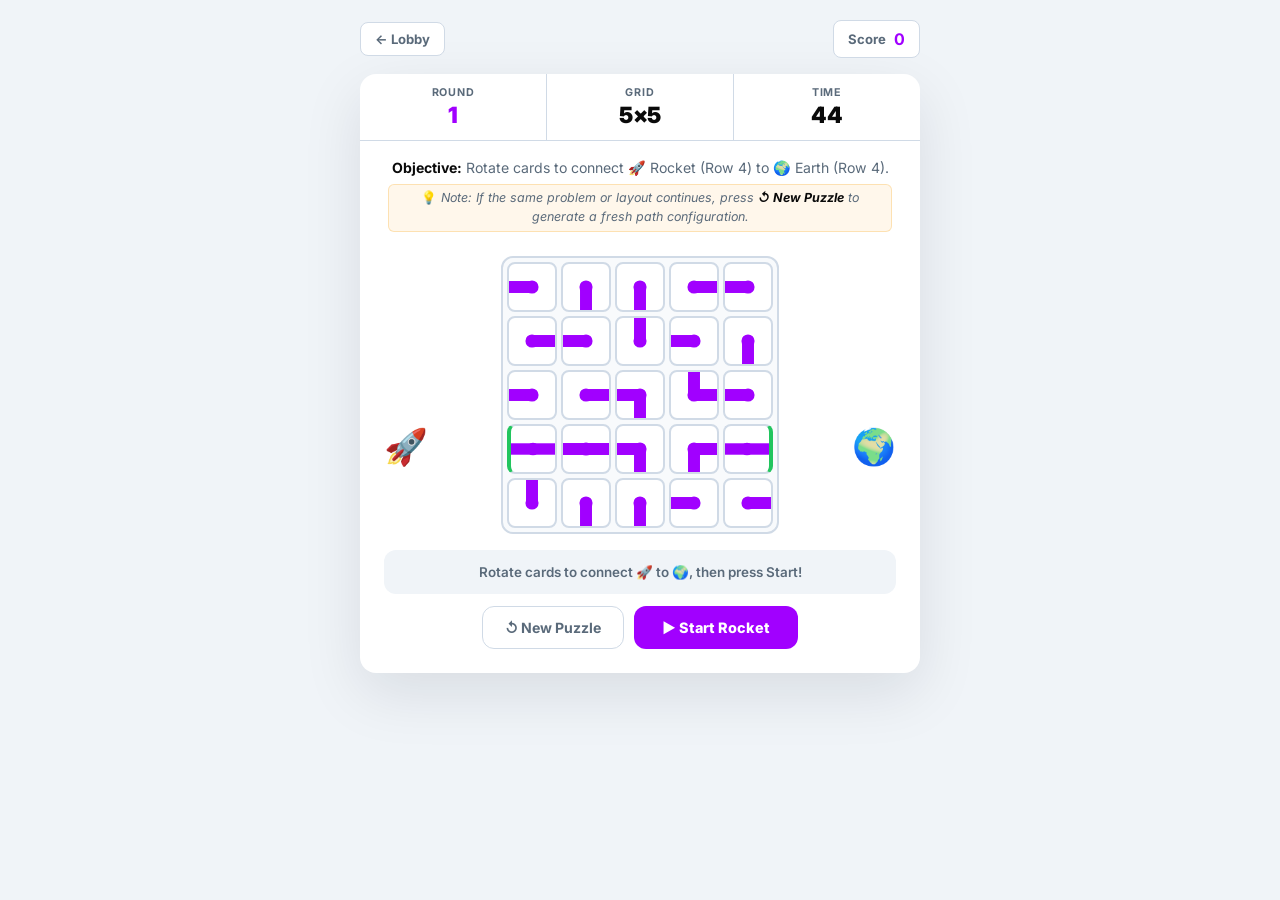
<file: pathfinder.html>
<!DOCTYPE html>
<html lang="en">
<head>
  <meta charset="UTF-8">
  <meta name="viewport" content="width=device-width, initial-scale=1.0">

  <!-- Primary Meta Tags -->
  <title>Accenture Pathfinder Logic Practice — 1st Round Assessment Simulator</title>
  <meta name="title" content="Accenture Pathfinder Logic Practice — 1st Round Assessment Simulator">
  <meta name="description" content="Practice the Accenture Pathfinder Logic game online. Replicate the cognitive pipe routing assessment: rotate cards, solve paths, and launch the rocket to Earth.">
  <meta name="keywords" content="accenture pathfinder logic, accenture pipe game, accenture 1st round gaming test, accenture cognitive assessment pathfinder, accenture logical planning">
  <meta name="robots" content="index, follow">
  <link rel="canonical" href="https://accenture-gaming-practice.local/pathfinder.html">

  <!-- Open Graph -->
  <meta property="og:type" content="website">
  <meta property="og:site_name" content="Accenture Gaming Practice">
  <meta property="og:title" content="Accenture Pathfinder Logic Practice Test">
  <meta property="og:description" content="Free online simulator for Accenture Pathfinder Logic. Rotate pipe cards to route rocket to Earth under real assessment conditions.">
  <meta property="og:url" content="https://accenture-gaming-practice.local/pathfinder.html">

  <link href="https://fonts.googleapis.com/css2?family=Inter:wght@400;500;600;700;800;900&display=swap" rel="stylesheet">
  <link rel="stylesheet" href="styles.css">
</head>
<body class="game-page">
  <div class="game-shell" style="max-width:600px">
    <div class="game-topbar">
      <a class="back-btn" href="index.html">&larr; Lobby</a>
      <div class="score-chip">Score <strong id="score">0</strong></div>
    </div>
    
    <div class="pathfinder-card">
      <div class="pathfinder-stats">
        <div class="pathfinder-stat">
          <span class="pathfinder-stat-label">Round</span>
          <span class="pathfinder-stat-value purple" id="round">1</span>
        </div>
        <div class="pathfinder-stat">
          <span class="pathfinder-stat-label">Grid</span>
          <span class="pathfinder-stat-value" id="grid-dim">3×3</span>
        </div>
        <div class="pathfinder-stat">
          <span class="pathfinder-stat-label">Time</span>
          <span class="pathfinder-stat-value" id="time">45</span>
        </div>
      </div>
      
      <div id="pf-hint" class="pathfinder-instruction">
        <strong>Objective:</strong> Rotate cards to connect 🚀 Rocket (Row <span id="row-num">1</span>) to 🌍 Earth (Row <span id="row-num-2">1</span>).
        <div style="font-size:0.78rem;color:var(--ref-muted);margin-top:6px;padding:4px 8px;background:rgba(245,158,11,0.08);border-radius:6px;border:1px solid rgba(245,158,11,0.25);">
          💡 <em>Note: If the same problem or layout continues, press <strong>↺ New Puzzle</strong> to generate a fresh path configuration.</em>
        </div>
      </div>
      
      <div class="pathfinder-scene-wrap" id="pf-scene">
        <div id="rocket-icon">🚀</div>
        <div class="path-grid-box">
          <div id="pipe-grid" class="pipe-grid"></div>
          <div id="rocket-anim" style="position:absolute;display:none;font-size:2rem;pointer-events:none;z-index:10;line-height:1;margin-top:-1rem;margin-left:-1rem;">🚀</div>
        </div>
        <div id="earth-icon">🌍</div>
      </div>
      
      <div id="pf-feedback" class="pathfinder-feedback">Rotate cards to connect 🚀 to 🌍, then press Start!</div>
      
      <div class="pathfinder-controls">
        <button class="btn-ghost" id="btn-new" type="button">↺ New Puzzle</button>
        <button class="btn-primary" id="btn-start" type="button">▶ Start Rocket</button>
      </div>
    </div>
  </div>

<script>
let grid = [], ROWS, COLS, CELL_SIZE, targetRow, locked = false;
let round = 1, score = 0, timeLeft = 45, timerInterval = null;

const pipeGridEl = document.getElementById('pipe-grid');
const fb = document.getElementById('pf-feedback');
const rocketIcon = document.getElementById('rocket-icon');
const earthIcon = document.getElementById('earth-icon');

function shuffle(a) { return a.sort(()=>Math.random()-0.5); }

const GRID_PRESETS = [
  { r: 3, c: 3, size: 74 },
  { r: 4, c: 3, size: 64 },
  { r: 4, c: 4, size: 62 },
  { r: 5, c: 4, size: 54 },
  { r: 5, c: 5, size: 50 },
  { r: 6, c: 5, size: 46 },
  { r: 6, c: 6, size: 44 }
];

function generatePath(rows, cols, targetR) {
  const visited = new Set();
  const path = [];
  
  function walk(r, c) {
    if (r<0||c<0||r>=rows||c>=cols) return false;
    const k = `${r},${c}`;
    if (visited.has(k)) return false;
    visited.add(k);
    path.push({r,c});
    
    if (c===cols-1 && r===targetR) return true;
    
    const dirs = ['E','E','E']; 
    if (r > targetR) dirs.push('N','N');
    if (r < targetR) dirs.push('S','S');
    dirs.push('N','S'); 
    
    for (const dir of shuffle(dirs)) {
      const [dr,dc] = {N:[-1,0],S:[1,0],E:[0,1],W:[0,-1]}[dir];
      if (walk(r+dr, c+dc)) return true;
    }
    
    path.pop();
    visited.delete(k);
    return false;
  }
  
  walk(targetR, 0);
  return path;
}

function pathToConnections(path) {
  const DELTA_TO_DIR = {'-1,0':'N', '1,0':'S', '0,1':'E', '0,-1':'W'};
  return path.map((cell, i) => {
    const conns = new Set();
    if (i === 0) conns.add('W');
    else {
      const prev = path[i-1];
      const OPP = {N:'S',S:'N',E:'W',W:'E'};
      conns.add(OPP[DELTA_TO_DIR[`${cell.r-prev.r},${cell.c-prev.c}`]]);
    }
    if (i === path.length-1) conns.add('E');
    else {
      const next = path[i+1];
      conns.add(DELTA_TO_DIR[`${next.r-cell.r},${next.c-cell.c}`]);
    }
    return {r:cell.r, c:cell.c, conns};
  });
}

function rotateConns(conns) {
  const R = {N:'E',E:'S',S:'W',W:'N'};
  return new Set([...conns].map(d => R[d]));
}

function findValidPath(g, r, c, tRow) {
  if (!g[tRow][0].conns.has('W')) return null;
  const OPP = {N:'S',S:'N',E:'W',W:'E'};
  const MOVE = {N:[-1,0],S:[1,0],E:[0,1],W:[0,-1]};
  const visited = new Set();
  const queue = [{r:tRow, c:0, path:[{r:tRow,c:0}]}];
  
  while (queue.length) {
    const {r,c,path} = queue.shift();
    const key = `${r},${c}`;
    if (visited.has(key)) continue;
    visited.add(key);
    
    if (c===COLS-1 && r===tRow && g[r][c].conns.has('E')) return path;
    
    for (const dir of g[r][c].conns) {
      const [dr,dc] = MOVE[dir];
      const nr=r+dr, nc=c+dc;
      if (nr>=0&&nc>=0&&nr<ROWS&&nc<COLS&&!visited.has(`${nr},${nc}`)) {
        if (g[nr][nc].conns.has(OPP[dir])) {
          queue.push({r:nr,c:nc,path:[...path,{r:nr,c:nc}]});
        }
      }
    }
  }
  return null;
}

function makePipeSVG(conns, size=70) {
  const h = size/2;
  const pw = Math.round(size*0.26);
  let s = '';
  if(conns.has('N')) s+=`<rect x="${h-pw/2}" y="0" width="${pw}" height="${h+1}"/>`;
  if(conns.has('S')) s+=`<rect x="${h-pw/2}" y="${h-1}" width="${pw}" height="${h+1}"/>`;
  if(conns.has('E')) s+=`<rect x="${h-1}" y="${h-pw/2}" width="${h+1}" height="${pw}"/>`;
  if(conns.has('W')) s+=`<rect x="0" y="${h-pw/2}" width="${h+1}" height="${pw}"/>`;
  s+=`<circle cx="${h}" cy="${h}" r="${pw*0.55}"/>`;
  return `<svg viewBox="0 0 ${size} ${size}" width="100%" height="100%" fill="#a100ff" xmlns="http://www.w3.org/2000/svg">${s}</svg>`;
}

function clickCard(r, c) {
  if (locked) return;
  const cell = grid[r][c];
  cell.conns = rotateConns(cell.conns);
  const el = document.querySelector(`.pipe-cell[data-r="${r}"][data-c="${c}"]`);
  el.classList.add('rotating');
  el.innerHTML = makePipeSVG(cell.conns, CELL_SIZE);
  setTimeout(() => el.classList.remove('rotating'), 250);
}

function renderGrid() {
  pipeGridEl.style.gridTemplateColumns = `repeat(${COLS}, ${CELL_SIZE}px)`;
  pipeGridEl.style.gridTemplateRows = `repeat(${ROWS}, ${CELL_SIZE}px)`;
  pipeGridEl.innerHTML = '';
  
  for (let r=0; r<ROWS; r++) {
    for (let c=0; c<COLS; c++) {
      const cell = document.createElement('div');
      cell.className = 'pipe-cell';
      cell.dataset.r = r;
      cell.dataset.c = c;
      cell.style.width = CELL_SIZE + 'px';
      cell.style.height = CELL_SIZE + 'px';
      cell.innerHTML = makePipeSVG(grid[r][c].conns, CELL_SIZE);
      
      if (c===0 && r===targetRow) cell.style.borderLeft = '4px solid #22c55e';
      if (c===COLS-1 && r===targetRow) cell.style.borderRight = '4px solid #22c55e';
      
      cell.addEventListener('click', () => clickCard(r, c));
      pipeGridEl.appendChild(cell);
    }
  }
  
  const iconTop = 16 + 4 + targetRow * (CELL_SIZE + 4) + (CELL_SIZE / 2) - 18;
  rocketIcon.style.top = `${iconTop}px`;
  earthIcon.style.top = `${iconTop}px`;
}

function generateNewPuzzle() {
  clearInterval(timerInterval);
  locked = false;
  timeLeft = 45;
  document.getElementById('time').textContent = timeLeft;
  document.getElementById('rocket-anim').style.display = 'none';
  setFeedback('Rotate cards to connect 🚀 to 🌍, then press Start!', '');
  document.getElementById('round').textContent = round;
  
  const preset = GRID_PRESETS[Math.floor(Math.random() * GRID_PRESETS.length)];
  ROWS = preset.r;
  COLS = preset.c;
  CELL_SIZE = preset.size;
  document.getElementById('grid-dim').textContent = `${COLS}×${ROWS}`;
  
  targetRow = Math.floor(Math.random() * ROWS);
  document.getElementById('row-num').textContent = targetRow + 1;
  document.getElementById('row-num-2').textContent = targetRow + 1;
  
  let path = null;
  while(!path) {
    path = generatePath(ROWS, COLS, targetRow);
  }
  
  const pConns = pathToConnections(path);
  grid = Array.from({length:ROWS}, () => Array(COLS).fill(null));
  
  pConns.forEach(pc => { grid[pc.r][pc.c] = pc; });
  
  const ALL = ['N','S','E','W'];
  for (let r=0; r<ROWS; r++) {
    for (let c=0; c<COLS; c++) {
      if (!grid[r][c]) {
        grid[r][c] = {r, c, conns: new Set([ALL[Math.floor(Math.random()*4)]])};
      }
      let rots = Math.floor(Math.random()*4);
      for(let i=0; i<rots; i++) grid[r][c].conns = rotateConns(grid[r][c].conns);
    }
  }
  
  renderGrid();
  
  timerInterval = setInterval(() => {
    if (locked) return;
    timeLeft--;
    document.getElementById('time').textContent = timeLeft;
    if (timeLeft <= 0) {
      clearInterval(timerInterval);
      locked = true;
      setFeedback('⏰ Time out! Press ↺ New Puzzle if stuck.', 'bad');
    }
  }, 1000);
}

function setFeedback(msg, type) {
  fb.textContent = msg;
  fb.className = 'pathfinder-feedback ' + type;
}

const sleep = ms => new Promise(r=>setTimeout(r,ms));

async function animateRocket(pathCells, tRow) {
  const rocketEl = document.getElementById('rocket-anim');
  
  rocketEl.style.display = 'flex';
  rocketEl.style.transition = 'none';
  
  const getCellCenter = (r, c) => {
    const el = document.querySelector(`.pipe-cell[data-r="${r}"][data-c="${c}"]`);
    return {
      left: el.offsetLeft + el.offsetWidth/2 + 4,
      top:  el.offsetTop  + el.offsetHeight/2 + 4,
    };
  };
  
  const entryPos = getCellCenter(tRow, 0);
  rocketEl.style.left = (entryPos.left - CELL_SIZE) + 'px';
  rocketEl.style.top  = entryPos.top + 'px';
  
  await sleep(100);
  rocketEl.style.transition = 'left 0.35s linear, top 0.35s linear';
  
  for (const {r,c} of pathCells) {
    const pos = getCellCenter(r, c);
    rocketEl.style.left = pos.left + 'px';
    rocketEl.style.top  = pos.top  + 'px';
    document.querySelector(`.pipe-cell[data-r="${r}"][data-c="${c}"]`).classList.add('on-path');
    await sleep(350);
  }
  
  const exitPos = getCellCenter(tRow, COLS-1);
  rocketEl.style.left = (exitPos.left + CELL_SIZE) + 'px';
  rocketEl.style.top  = exitPos.top + 'px';
  
  await sleep(400);
  onPuzzleComplete();
}

function onStartClick() {
  if (locked) return;
  const path = findValidPath(grid, ROWS, COLS, targetRow);
  if (!path) {
    setFeedback('❌ No path found! Rotate cards or click ↺ New Puzzle.', 'bad');
    return;
  }
  locked = true;
  clearInterval(timerInterval);
  document.querySelectorAll('.pipe-cell').forEach(el => el.style.cursor='default');
  setFeedback('🚀 Path found! Launching rocket...', 'good');
  animateRocket(path, targetRow);
}

function onPuzzleComplete() {
  round++;
  score += 200 + timeLeft*4;
  document.getElementById('score').textContent = score;
  setFeedback('🎉 Rocket reached Earth! Loading next puzzle...', 'good');
  setTimeout(generateNewPuzzle, 1800);
}

document.getElementById('btn-start').addEventListener('click', onStartClick);
document.getElementById('btn-new').addEventListener('click', () => {
  score = Math.max(0, score-100);
  document.getElementById('score').textContent = score;
  generateNewPuzzle();
});

generateNewPuzzle();
</script>
</body>
</html>
</file>
<file: styles.css>
/* =============================================
   ACCENTURE GAMING — DESIGN SYSTEM
   Brand: Black / White / Purple #a100ff
   Style: Cyberpunk Glassmorphic Edition
   ============================================= */

:root {
  --purple: #a100ff;
  --purple-deep: #7500c0;
  --purple-glow: rgba(161, 0, 255, 0.32);
  --ink: #050505;
  --paper: #ffffff;
  --panel: rgba(18, 18, 24, 0.85);
  --line: rgba(161, 0, 255, 0.22);
  --muted: #8e8e9e;
  --success: #22c55e;
  --danger: #ef4444;
  --warning: #f59e0b;
  --radius: 12px;
  --radius-lg: 16px;
  /* Light theme vars for game screens */
  --ref-bg: #f0f4f8;
  --ref-card: #ffffff;
  --ref-text: #0a0a0a;
  --ref-muted: #5a6a7a;
  --ref-line: #d0dae6;
  --ref-red: #e3232c;
  --ref-red-soft: rgba(227, 35, 44, 0.12);
  --ref-green: #22c55e;
  --ref-green-soft: rgba(34, 197, 94, 0.12);
}

*, *::before, *::after { box-sizing: border-box; margin: 0; padding: 0; }

body {
  font-family: 'Inter', Arial, sans-serif;
  min-width: 320px;
}

a { color: inherit; text-decoration: none; }
button { font: inherit; cursor: pointer; }
h1, h2, h3, h4, p { margin: 0; }

/* ---- CYBERPUNK GLASSMORPHIC LOBBY (100DVH NO-SCROLL) ---- */
body.home-page {
  background:
    radial-gradient(ellipse 65% 45% at 20% 0%, rgba(161, 0, 255, 0.24) 0%, transparent 70%),
    radial-gradient(ellipse 50% 40% at 85% 90%, rgba(117, 0, 192, 0.18) 0%, transparent 65%),
    #050505;
  color: #fff;
  height: 100dvh;
  overflow: hidden;
  display: flex;
  flex-direction: column;
}

.site-header {
  height: 50px;
  display: flex;
  align-items: center;
  justify-content: space-between;
  padding: 0 24px;
  border-bottom: 1px solid rgba(161, 0, 255, 0.2);
  background: rgba(0, 0, 0, 0.85);
  backdrop-filter: blur(12px);
  flex-shrink: 0;
}

.brand {
  display: inline-flex;
  align-items: center;
  gap: 10px;
  font-size: 0.95rem;
  font-weight: 900;
}

.brand-mark {
  display: grid;
  width: 24px;
  height: 24px;
  place-items: center;
  background: var(--purple);
  color: #fff;
  font-size: 0.65rem;
  font-weight: 900;
  clip-path: polygon(0 0, 100% 0, 100% 72%, 80% 100%, 0 100%);
  box-shadow: 0 0 12px var(--purple-glow);
}

.header-status {
  display: flex;
  align-items: center;
  gap: 8px;
  padding: 4px 12px;
  border: 1px solid rgba(161, 0, 255, 0.3);
  border-radius: 999px;
  background: rgba(161, 0, 255, 0.08);
  color: #d8b4fe;
  font-size: 0.74rem;
  font-weight: 700;
}

.pulse-dot {
  width: 7px;
  height: 7px;
  border-radius: 50%;
  background: var(--success);
  box-shadow: 0 0 8px var(--success);
  animation: pulseGreen 2s infinite;
}

@keyframes pulseGreen {
  0%, 100% { transform: scale(1); opacity: 1; }
  50% { transform: scale(1.3); opacity: 0.6; }
}

.lobby-main {
  flex: 1;
  min-height: 0;
  display: flex;
  flex-direction: column;
  align-items: center;
  padding: 10px 24px 16px;
  gap: 10px;
  width: 100%;
}

.lobby-head {
  flex-shrink: 0;
  text-align: center;
  display: flex;
  flex-direction: column;
  align-items: center;
  gap: 4px;
}

.lobby-title {
  font-size: 1.25rem;
  font-weight: 900;
  color: #ffffff;
  letter-spacing: -0.02em;
}

.lobby-title .accent {
  color: var(--purple);
  text-shadow: 0 0 18px rgba(161, 0, 255, 0.5);
}

.disclaimer-callout {
  display: inline-flex;
  align-items: center;
  gap: 8px;
  padding: 4px 14px;
  border-radius: 8px;
  background: rgba(245, 158, 11, 0.08);
  border: 1px solid rgba(245, 158, 11, 0.3);
  color: #fbbf24;
  font-size: 0.74rem;
  line-height: 1.35;
  max-width: 680px;
  text-align: left;
}
.disclaimer-callout .disc-icon { font-size: 0.85rem; flex-shrink: 0; }
.disclaimer-callout strong { color: #f59e0b; }

/* CYBERPUNK GLASSMORPHIC CARDS GRID */
.game-grid-lobby {
  display: grid;
  grid-template-columns: 1fr 1fr;
  grid-template-rows: 1fr 1fr;
  gap: 12px;
  width: min(100%, 760px);
  flex: 1;
  max-height: 480px;
  min-height: 0;
}

.home-card {
  position: relative;
  overflow: hidden;
  display: flex;
  flex-direction: column;
  justify-content: space-between;
  padding: 14px 18px;
  border: 1px solid rgba(161, 0, 255, 0.22);
  border-radius: 14px;
  background: rgba(18, 18, 24, 0.85);
  backdrop-filter: blur(16px);
  transition: border-color 0.25s, transform 0.25s, box-shadow 0.25s;
}

.home-card::before {
  content: '';
  position: absolute;
  top: 0;
  left: 0;
  right: 0;
  height: 3px;
  background: linear-gradient(90deg, transparent, #a100ff, #d8b4fe, transparent);
  opacity: 0.6;
  transition: opacity 0.25s;
}

.home-card:hover {
  border-color: #a100ff;
  transform: translateY(-3px);
  box-shadow: 0 12px 36px rgba(161, 0, 255, 0.35);
}

.home-card:hover::before {
  opacity: 1;
}

.card-header-row {
  display: flex;
  align-items: center;
  justify-content: space-between;
  margin-bottom: 4px;
}

.card-icon-box {
  width: 36px;
  height: 36px;
  border-radius: 10px;
  background: rgba(161, 0, 255, 0.12);
  border: 1px solid rgba(161, 0, 255, 0.3);
  display: grid;
  place-items: center;
  font-size: 1.25rem;
  box-shadow: inset 0 0 10px rgba(161, 0, 255, 0.15);
}

.card-skill-tag {
  font-size: 0.68rem;
  font-weight: 800;
  color: #d8b4fe;
  background: rgba(161, 0, 255, 0.15);
  padding: 3px 10px;
  border-radius: 999px;
  border: 1px solid rgba(161, 0, 255, 0.3);
  letter-spacing: 0.03em;
}

.home-card h2 {
  font-size: 1rem;
  font-weight: 800;
  color: #ffffff;
  margin-top: 4px;
}

.home-card p {
  color: var(--muted);
  font-size: 0.8rem;
  line-height: 1.4;
  margin-top: 2px;
  flex: 1;
}

.play-button {
  display: inline-flex;
  align-items: center;
  justify-content: center;
  min-height: 34px;
  padding: 0 16px;
  border: none;
  border-radius: 8px;
  background: linear-gradient(135deg, #a100ff, #7500c0);
  color: #ffffff;
  font-size: 0.82rem;
  font-weight: 800;
  text-decoration: none;
  transition: transform 0.15s, box-shadow 0.15s, background 0.15s;
  box-shadow: 0 4px 16px rgba(161, 0, 255, 0.35);
  margin-top: 8px;
  align-self: flex-start;
}

.play-button:hover {
  transform: translateY(-1px);
  box-shadow: 0 6px 22px rgba(161, 0, 255, 0.55);
}

/* =============================================
   GAME PAGES — shared shell
   ============================================= */
.game-page {
  min-height: 100vh;
  background: var(--ref-bg);
  color: var(--ref-text);
}

.game-shell {
  width: min(680px, 100%);
  margin: 0 auto;
  padding: 20px 20px 40px;
}

.game-topbar {
  display: flex;
  align-items: center;
  justify-content: space-between;
  margin-bottom: 16px;
  gap: 12px;
}

.back-btn {
  display: inline-flex;
  align-items: center;
  gap: 6px;
  padding: 8px 14px;
  border: 1px solid var(--ref-line);
  border-radius: 8px;
  background: var(--ref-card);
  color: var(--ref-muted);
  font-size: 0.82rem;
  font-weight: 700;
  transition: border-color 0.15s;
}
.back-btn:hover { border-color: #aaa; color: var(--ref-text); }

.score-chip {
  display: flex;
  align-items: center;
  gap: 8px;
  padding: 8px 14px;
  border: 1px solid var(--ref-line);
  border-radius: 8px;
  background: var(--ref-card);
  font-size: 0.82rem;
  font-weight: 700;
  color: var(--ref-muted);
}
.score-chip strong { color: var(--purple); font-size: 1rem; }

/* =============================================
   ARITHMETIC DUEL
   ============================================= */
.arith-card { border-radius: var(--radius-lg); background: var(--ref-card); box-shadow: 0 20px 60px rgba(10,20,40,0.10); overflow: hidden; }
.arith-status { display: flex; align-items: stretch; border-bottom: 1px solid var(--ref-line); }
.arith-stat { flex: 1; display: flex; flex-direction: column; align-items: center; justify-content: center; padding: 14px 10px; gap: 2px; border-right: 1px solid var(--ref-line); }
.arith-stat:last-child { border-right: none; }
.arith-stat-label { font-size: 0.68rem; font-weight: 700; letter-spacing: 0.07em; text-transform: uppercase; color: var(--ref-muted); }
.arith-stat-value { font-size: 1.5rem; font-weight: 900; color: var(--ref-text); letter-spacing: -0.02em; }
.arith-stat-value.purple { color: var(--purple); }
.arith-stat-value.danger { color: var(--ref-red); }
.arith-stat-value.warning { color: var(--warning); }
.arith-timer-bar-wrap { height: 5px; background: #e8edf2; }
.arith-timer-bar { height: 100%; background: var(--purple); transition: width 0.9s linear, background 0.3s; }
.arith-timer-bar.urgent { background: var(--ref-red); }
.arith-question-area { padding: 36px 32px 24px; text-align: center; }
.arith-level-tag { display: inline-block; margin-bottom: 14px; padding: 4px 12px; border-radius: 999px; background: rgba(161,0,255,0.1); color: var(--purple); font-size: 0.72rem; font-weight: 800; letter-spacing: 0.07em; text-transform: uppercase; }
.arith-question { font-size: clamp(2.2rem, 7vw, 3.6rem); font-weight: 900; letter-spacing: -0.03em; color: var(--ref-text); margin-bottom: 8px; line-height: 1; }
.arith-instruction { font-size: 0.85rem; color: var(--ref-muted); margin-bottom: 32px; }
.arith-options { display: grid; grid-template-columns: 1fr 1fr; gap: 12px; padding: 0 32px 32px; }
.arith-option { padding: 20px 12px; border: 2px solid var(--ref-line); border-radius: var(--radius); background: var(--ref-card); color: var(--ref-text); font-size: 1.4rem; font-weight: 900; letter-spacing: -0.02em; transition: border-color 0.14s, background 0.14s, transform 0.1s; cursor: pointer; }
.arith-option:hover:not(:disabled) { border-color: var(--purple); background: rgba(161,0,255,0.06); transform: translateY(-2px); }
.arith-option.correct { border-color: var(--ref-green); background: var(--ref-green-soft); color: var(--ref-green); }
.arith-option.wrong { border-color: var(--ref-red); background: var(--ref-red-soft); color: var(--ref-red); }
.arith-option:disabled { cursor: default; transform: none; }
.arith-feedback { margin: 0 32px 24px; padding: 12px 16px; border-radius: var(--radius); background: var(--ref-bg); color: var(--ref-muted); font-size: 0.84rem; font-weight: 600; text-align: center; min-height: 44px; display: flex; align-items: center; justify-content: center; }
.arith-feedback.correct-fb { background: var(--ref-green-soft); color: var(--ref-green); }
.arith-feedback.wrong-fb { background: var(--ref-red-soft); color: var(--ref-red); }
.arith-controls { display: flex; gap: 10px; padding: 0 32px 28px; justify-content: center; }
.btn-primary { padding: 12px 28px; border: none; border-radius: var(--radius); background: var(--purple); color: var(--paper); font-size: 0.9rem; font-weight: 800; transition: background 0.15s, transform 0.12s; }
.btn-primary:hover { background: var(--purple-deep); transform: translateY(-1px); }
.btn-primary:disabled { background: #ccc; cursor: default; transform: none; }
.btn-ghost { padding: 12px 22px; border: 1px solid var(--ref-line); border-radius: var(--radius); background: var(--ref-card); color: var(--ref-muted); font-size: 0.88rem; font-weight: 700; transition: border-color 0.15s; }
.btn-ghost:hover { border-color: #aaa; color: var(--ref-text); }
.arith-result { padding: 40px 32px; text-align: center; }
.arith-result h2 { font-size: 1.8rem; font-weight: 900; margin-bottom: 10px; }
.arith-result .result-score { font-size: 4rem; font-weight: 900; color: var(--purple); letter-spacing: -0.04em; margin-bottom: 6px; }
.arith-result .result-sub { color: var(--ref-muted); font-size: 0.88rem; margin-bottom: 24px; }
.result-stats { display: flex; gap: 16px; justify-content: center; margin-bottom: 28px; flex-wrap: wrap; }
.result-stat { padding: 14px 20px; border: 1px solid var(--ref-line); border-radius: var(--radius); text-align: center; min-width: 90px; }
.result-stat .rs-val { font-size: 1.6rem; font-weight: 900; color: var(--ref-text); display: block; }
.result-stat .rs-lbl { font-size: 0.7rem; font-weight: 700; letter-spacing: 0.06em; text-transform: uppercase; color: var(--ref-muted); }

/* =============================================
   KEY MAZE CHALLENGE (FIXED BOARD SIZING)
   ============================================= */
.maze-card { border-radius: var(--radius-lg); background: var(--ref-card); box-shadow: 0 20px 60px rgba(10,20,40,0.10); overflow: hidden; }
.maze-status { display: flex; align-items: stretch; border-bottom: 1px solid var(--ref-line); }
.maze-stat { flex: 1; display: flex; flex-direction: column; align-items: center; justify-content: center; padding: 12px 8px; gap: 2px; border-right: 1px solid var(--ref-line); }
.maze-stat:last-child { border-right: none; }
.maze-stat-label { font-size: 0.65rem; font-weight: 700; letter-spacing: 0.07em; text-transform: uppercase; color: var(--ref-muted); }
.maze-stat-value { font-size: 1.4rem; font-weight: 900; color: var(--ref-text); letter-spacing: -0.02em; }
.maze-stat-value.purple { color: var(--purple); }

.maze-header { padding: 16px 24px 8px; text-align: center; }
.maze-title { font-size: 1.1rem; font-weight: 900; color: var(--ref-text); margin-bottom: 4px; }
.maze-subtitle { font-size: 0.82rem; color: var(--ref-muted); }

.maze-board-wrap { padding: 12px 24px; display: flex; justify-content: center; align-items: center; }
.maze-grid {
  width: min(100%, 340px);
  height: min(100%, 340px);
  aspect-ratio: 1 / 1;
  margin: 0 auto;
  display: grid;
  border: 2px solid var(--ref-line);
  border-radius: var(--radius);
  overflow: hidden;
  background: #f8fafc;
}

.hmaze-cell {
  background: #f8fafc;
  border: 1px solid #e2e8f0;
  display: grid;
  place-items: center;
  cursor: pointer;
  transition: background 0.1s;
  position: relative;
  font-size: clamp(0.7rem, 2.5vw, 1.25rem);
  user-select: none;
}
.hmaze-cell.player-here { background: rgba(161,0,255,0.08); }
.hmaze-cell.shake { animation: cellShake 0.25s ease; }
@keyframes cellShake { 0%,100%{transform:translateX(0)} 20%{transform:translateX(-4px)} 60%{transform:translateX(4px)} }

.maze-player { width: 60%; height: 60%; background: #a100ff; border-radius: 50% 50% 40% 40%; box-shadow: 0 2px 8px rgba(161,0,255,0.5); position: relative; }
.maze-player::before { content: ''; position: absolute; top: -45%; left: 50%; transform: translateX(-50%); width: 55%; height: 55%; border-radius: 50%; background: #a100ff; }

.maze-dpad { display: grid; grid-template-areas: '. up .' 'left . right' '. down .'; grid-template-columns: 44px 44px 44px; grid-template-rows: 44px 44px 44px; gap: 6px; justify-content: center; margin: 6px auto 14px; }
.dpad-btn { display: grid; place-items: center; border: 1px solid var(--ref-line); border-radius: 10px; background: var(--ref-card); color: var(--ref-text); font-size: 1.1rem; transition: background 0.12s, border-color 0.12s, transform 0.08s; }
.dpad-btn:hover:not(:disabled) { background: rgba(161,0,255,0.08); border-color: var(--purple); transform: scale(0.95); }
.dpad-btn:active:not(:disabled) { transform: scale(0.88); }
.dpad-btn:disabled { opacity: 0.4; cursor: default; }
.dpad-btn[data-dir="N"] { grid-area: up; }
.dpad-btn[data-dir="S"] { grid-area: down; }
.dpad-btn[data-dir="W"] { grid-area: left; }
.dpad-btn[data-dir="E"] { grid-area: right; }
.maze-feedback { margin: 0 24px 10px; padding: 10px 16px; border-radius: var(--radius); background: var(--ref-bg); color: var(--ref-muted); font-size: 0.84rem; font-weight: 600; text-align: center; min-height: 40px; display: flex; align-items: center; justify-content: center; gap: 6px; }
.maze-feedback.good { background: rgba(34,197,94,0.1); color: var(--ref-green); }
.maze-feedback.bad { background: var(--ref-red-soft); color: var(--ref-red); }
.maze-controls { display: flex; gap: 10px; padding: 0 24px 20px; justify-content: center; }
.key-indicator { display: flex; align-items: center; gap: 6px; justify-content: center; padding: 0 24px 6px; flex-wrap: wrap; }
.key-slot { display: flex; align-items: center; gap: 5px; padding: 4px 10px; border: 1px solid var(--ref-line); border-radius: 999px; font-size: 0.78rem; font-weight: 700; color: var(--ref-muted); background: #fff; }
.key-slot.collected { border-color: var(--ref-green); color: var(--ref-green); background: var(--ref-green-soft); }

/* =============================================
   BUBBLE SELECTION GAME
   ============================================= */
.bubble-card { border-radius: var(--radius-lg); background: var(--ref-card); box-shadow: 0 20px 60px rgba(10,20,40,0.10); overflow: hidden; }
.bubble-status { display: flex; align-items: stretch; border-bottom: 1px solid var(--ref-line); }
.bubble-stat { flex: 1; display: flex; flex-direction: column; align-items: center; justify-content: center; padding: 14px 10px; gap: 2px; border-right: 1px solid var(--ref-line); }
.bubble-stat:last-child { border-right: none; }
.bubble-stat-label { font-size: 0.67rem; font-weight: 700; letter-spacing: 0.07em; text-transform: uppercase; color: var(--ref-muted); }
.bubble-stat-value { font-size: 1.4rem; font-weight: 900; color: var(--ref-text); letter-spacing: -0.02em; }
.bubble-stat-value.purple { color: var(--purple); }
.bubble-instruction-area { padding: 20px 28px 12px; text-align: center; }
.bubble-instruction { font-size: 1.1rem; font-weight: 800; color: var(--ref-text); letter-spacing: -0.01em; }
.bubble-hint { margin-top: 4px; font-size: 0.8rem; color: var(--ref-muted); }
.bubble-area { position: relative; min-height: 280px; margin: 8px 24px 16px; border-radius: var(--radius); background: var(--ref-bg); overflow: hidden; }

.bubble { position: absolute; width: 72px; height: 72px; border: none; border-radius: 50%; background: #fff; color: var(--ref-text); font-size: 0.9rem; font-weight: 900; box-shadow: 0 6px 24px rgba(10,20,40,0.12); transition: transform 0.15s, box-shadow 0.15s, background 0.15s; cursor: pointer; display: grid; place-items: center; }
.bubble.eq-bubble { font-size: 0.78rem; width: 80px; height: 80px; letter-spacing: -0.02em; }
.bubble:hover:not(:disabled) { transform: scale(1.08); box-shadow: 0 8px 28px rgba(10,20,40,0.18); background: rgba(161,0,255,0.06); }
.bubble.selected { background: var(--purple); color: #fff; box-shadow: 0 6px 20px rgba(161,0,255,0.35); }
.bubble.correct { background: var(--ref-green); color: #fff; box-shadow: 0 6px 20px rgba(34,197,94,0.35); }
.bubble.wrong { background: var(--ref-red); color: #fff; animation: shake 0.3s ease; }
@keyframes shake { 0%, 100% { transform: translateX(0); } 20% { transform: translateX(-6px); } 60% { transform: translateX(6px); } }
.bubble-feedback { margin: 0 24px 12px; padding: 12px 16px; border-radius: var(--radius); background: var(--ref-bg); color: var(--ref-muted); font-size: 0.84rem; font-weight: 600; text-align: center; min-height: 44px; display: flex; align-items: center; justify-content: center; }
.bubble-feedback.good { background: rgba(34,197,94,0.1); color: var(--ref-green); }
.bubble-feedback.bad { background: var(--ref-red-soft); color: var(--ref-red); }
.bubble-controls { display: flex; gap: 10px; padding: 0 24px 24px; justify-content: center; }

/* =============================================
   PATHFINDER GAME
   ============================================= */
.pathfinder-card { border-radius: var(--radius-lg); background: var(--ref-card); box-shadow: 0 20px 60px rgba(10,20,40,0.10); overflow: hidden; }
.pathfinder-header { padding: 20px 28px 14px; text-align: center; border-bottom: 1px solid var(--ref-line); }
.pathfinder-title { font-size: 1.1rem; font-weight: 900; color: var(--ref-text); margin-bottom: 4px; }
.pathfinder-subtitle { font-size: 0.82rem; color: var(--ref-muted); }
.pathfinder-stats { display: flex; align-items: stretch; }
.pathfinder-stat { flex: 1; display: flex; flex-direction: column; align-items: center; justify-content: center; padding: 12px 10px; gap: 2px; border-right: 1px solid var(--ref-line); border-bottom: 1px solid var(--ref-line); }
.pathfinder-stat:last-child { border-right: none; }
.pathfinder-stat-label { font-size: 0.67rem; font-weight: 700; letter-spacing: 0.07em; text-transform: uppercase; color: var(--ref-muted); }
.pathfinder-stat-value { font-size: 1.4rem; font-weight: 900; color: var(--ref-text); letter-spacing: -0.02em; }
.pathfinder-stat-value.purple { color: var(--purple); }

.pathfinder-instruction { padding: 16px 28px 8px; text-align: center; font-size: 0.88rem; color: var(--ref-muted); line-height: 1.5; }
.pathfinder-instruction strong { color: var(--ref-text); }

.pathfinder-scene-wrap {
  position: relative;
  display: flex;
  align-items: flex-start;
  justify-content: center;
  padding: 16px 24px;
  min-height: 260px;
}

#rocket-icon, #earth-icon {
  font-size: 2.2rem;
  position: absolute;
  transition: top 0.3s ease;
  z-index: 5;
  line-height: 1;
}

#rocket-icon { left: 24px; }
#earth-icon { right: 24px; }

.path-grid-box {
  position: relative;
  margin: 0 48px;
}

.pipe-grid { display: grid; gap: 4px; border: 2px solid var(--ref-line); border-radius: var(--radius); padding: 4px; background: #f8fafc; }
.pipe-cell { position: relative; background: #fff; border: 2px solid #d0dae6; border-radius: 8px; cursor: pointer; aspect-ratio: 1; overflow: hidden; transition: border-color 0.2s; }
.pipe-cell:hover { border-color: #a100ff; }
.pipe-cell.on-path { border-color: #22c55e; background: rgba(34,197,94,0.08); }
@keyframes rotatePipe { from{transform:rotate(-90deg) scale(0.9)} to{transform:rotate(0deg) scale(1)} }
.pipe-cell.rotating svg { animation: rotatePipe 0.25s ease-out; }

.pathfinder-feedback { margin: 0 24px 12px; padding: 12px 16px; border-radius: var(--radius); background: var(--ref-bg); color: var(--ref-muted); font-size: 0.84rem; font-weight: 600; text-align: center; min-height: 44px; display: flex; align-items: center; justify-content: center; }
.pathfinder-feedback.good { background: rgba(34,197,94,0.1); color: var(--ref-green); }
.pathfinder-feedback.bad { background: var(--ref-red-soft); color: var(--ref-red); }
.pathfinder-controls { display: flex; gap: 10px; padding: 0 24px 24px; justify-content: center; }

/* Responsive adjustments */
@media (max-width: 600px) {
  body.home-page { height: auto; overflow: auto; }
  .game-grid-lobby { grid-template-columns: 1fr; grid-template-rows: auto; max-height: none; }
  .lobby-main { padding: 16px; }
  .arith-options { grid-template-columns: 1fr 1fr; padding: 0 16px 24px; }
  .arith-question-area { padding: 28px 16px 20px; }
  .arith-controls { padding: 0 16px 20px; }
  .maze-controls { padding: 0 16px 20px; }
  .maze-feedback { margin: 0 16px 12px; }
  .bubble-controls { padding: 0 16px 20px; }
  .bubble-feedback { margin: 0 16px 12px; }
  .pathfinder-controls { padding: 0 16px 20px; }
  #rocket-icon { left: 8px; font-size: 1.8rem; }
  #earth-icon { right: 8px; font-size: 1.8rem; }
  .path-grid-box { margin: 0 36px; }
}
</file>
